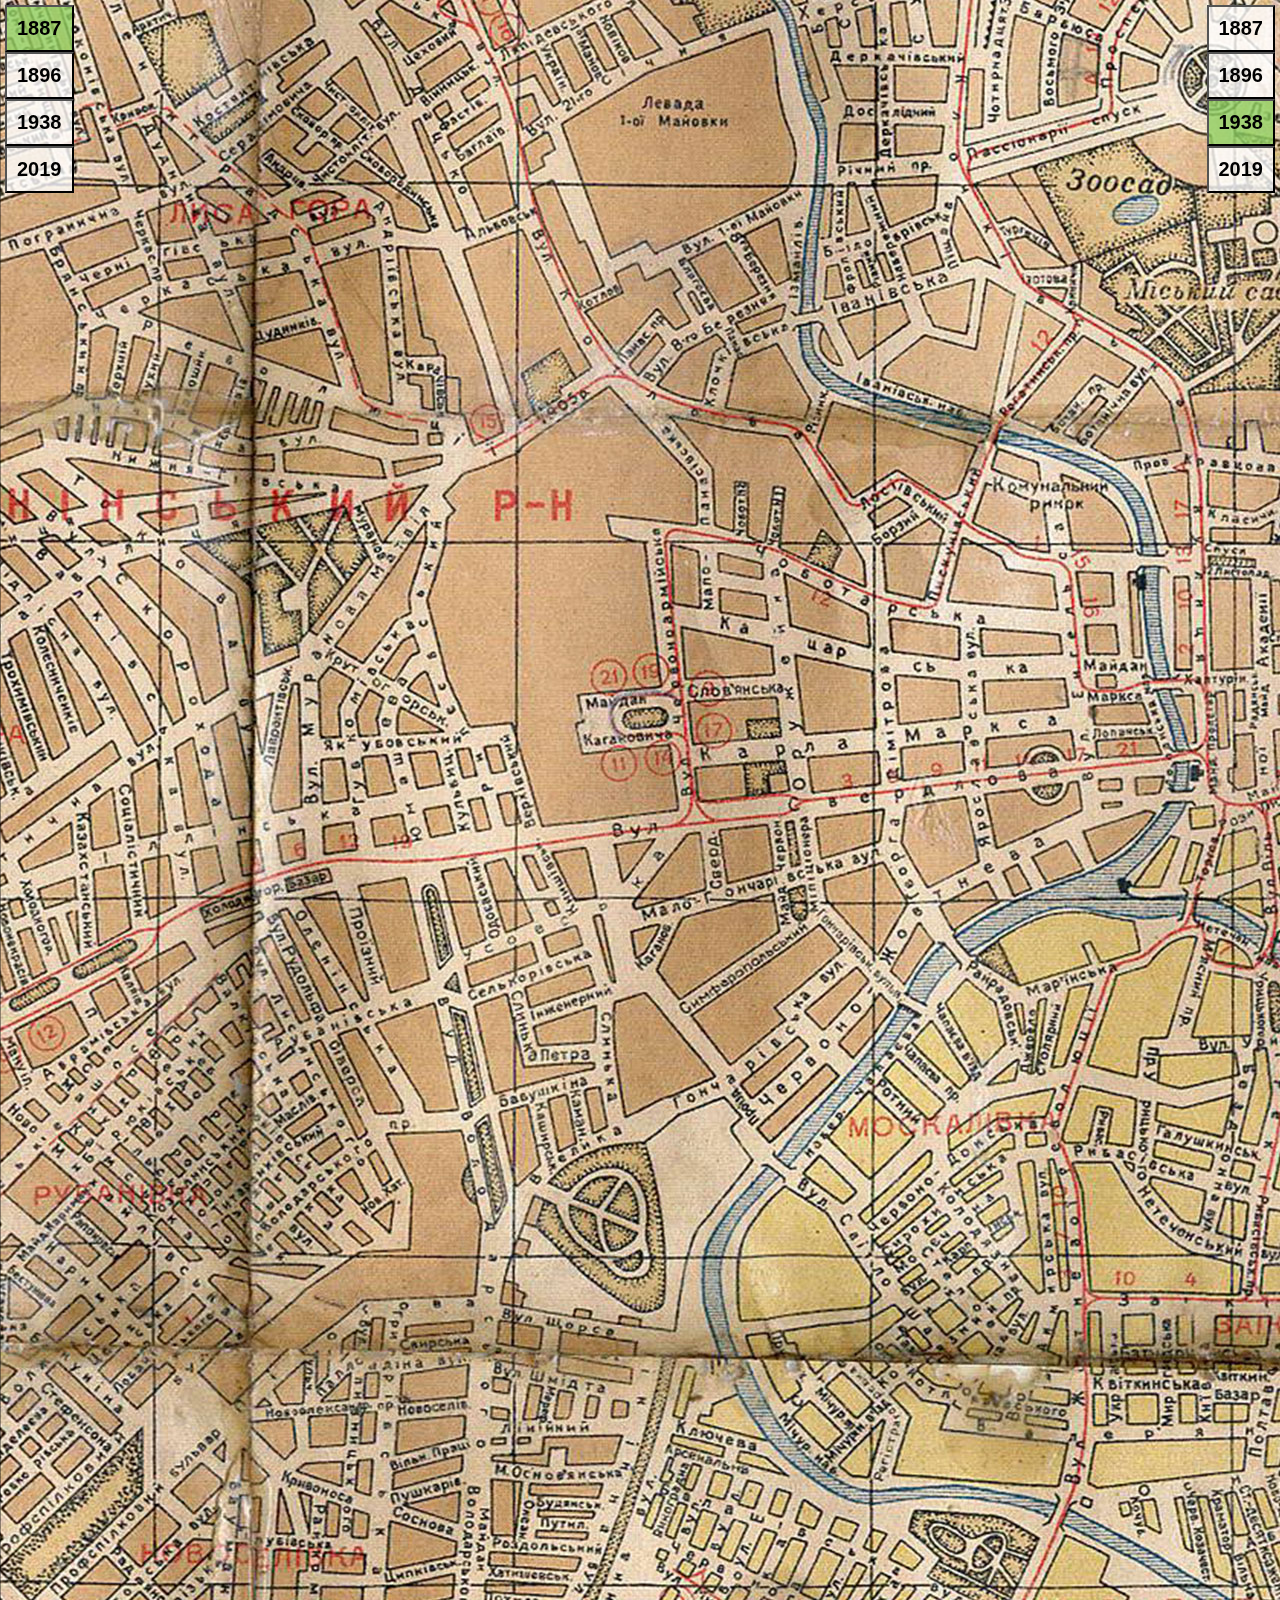
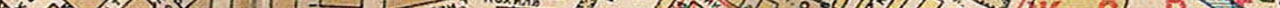
<file: index.html>
<!DOCTYPE html>
<html lang="en">
  <head>
    <meta charset="utf-8" />
    <link rel="shortcut icon" href="/favicon.ico" />
    <meta name="viewport" content="width=device-width,initial-scale=1" />
    <meta name="theme-color" content="#000000" />
    <link rel="manifest" href="/manifest.json" />
    <title>React App</title>
    <link href="/static/css/main.78cd3138.chunk.css" rel="stylesheet" />
  </head>
  <body>
    <noscript>You need to enable JavaScript to run this app.</noscript>
    <div id="root"></div>
    <script>
      !(function(l) {
        function e(e) {
          for (
            var r, t, n = e[0], o = e[1], u = e[2], f = 0, i = [];
            f < n.length;
            f++
          )
            (t = n[f]), p[t] && i.push(p[t][0]), (p[t] = 0);
          for (r in o)
            Object.prototype.hasOwnProperty.call(o, r) && (l[r] = o[r]);
          for (s && s(e); i.length; ) i.shift()();
          return c.push.apply(c, u || []), a();
        }
        function a() {
          for (var e, r = 0; r < c.length; r++) {
            for (var t = c[r], n = !0, o = 1; o < t.length; o++) {
              var u = t[o];
              0 !== p[u] && (n = !1);
            }
            n && (c.splice(r--, 1), (e = f((f.s = t[0]))));
          }
          return e;
        }
        var t = {},
          p = { 1: 0 },
          c = [];
        function f(e) {
          if (t[e]) return t[e].exports;
          var r = (t[e] = { i: e, l: !1, exports: {} });
          return l[e].call(r.exports, r, r.exports, f), (r.l = !0), r.exports;
        }
        (f.m = l),
          (f.c = t),
          (f.d = function(e, r, t) {
            f.o(e, r) ||
              Object.defineProperty(e, r, { enumerable: !0, get: t });
          }),
          (f.r = function(e) {
            "undefined" != typeof Symbol &&
              Symbol.toStringTag &&
              Object.defineProperty(e, Symbol.toStringTag, { value: "Module" }),
              Object.defineProperty(e, "__esModule", { value: !0 });
          }),
          (f.t = function(r, e) {
            if ((1 & e && (r = f(r)), 8 & e)) return r;
            if (4 & e && "object" == typeof r && r && r.__esModule) return r;
            var t = Object.create(null);
            if (
              (f.r(t),
              Object.defineProperty(t, "default", { enumerable: !0, value: r }),
              2 & e && "string" != typeof r)
            )
              for (var n in r)
                f.d(
                  t,
                  n,
                  function(e) {
                    return r[e];
                  }.bind(null, n)
                );
            return t;
          }),
          (f.n = function(e) {
            var r =
              e && e.__esModule
                ? function() {
                    return e.default;
                  }
                : function() {
                    return e;
                  };
            return f.d(r, "a", r), r;
          }),
          (f.o = function(e, r) {
            return Object.prototype.hasOwnProperty.call(e, r);
          }),
          (f.p = "/");
        var r = (window.webpackJsonp = window.webpackJsonp || []),
          n = r.push.bind(r);
        (r.push = e), (r = r.slice());
        for (var o = 0; o < r.length; o++) e(r[o]);
        var s = n;
        a();
      })([]);</script
    ><script src="/static/js/2.73bb5046.chunk.js"></script
    ><script src="/static/js/main.30daff68.chunk.js"></script>
  </body>
</html>
</file>
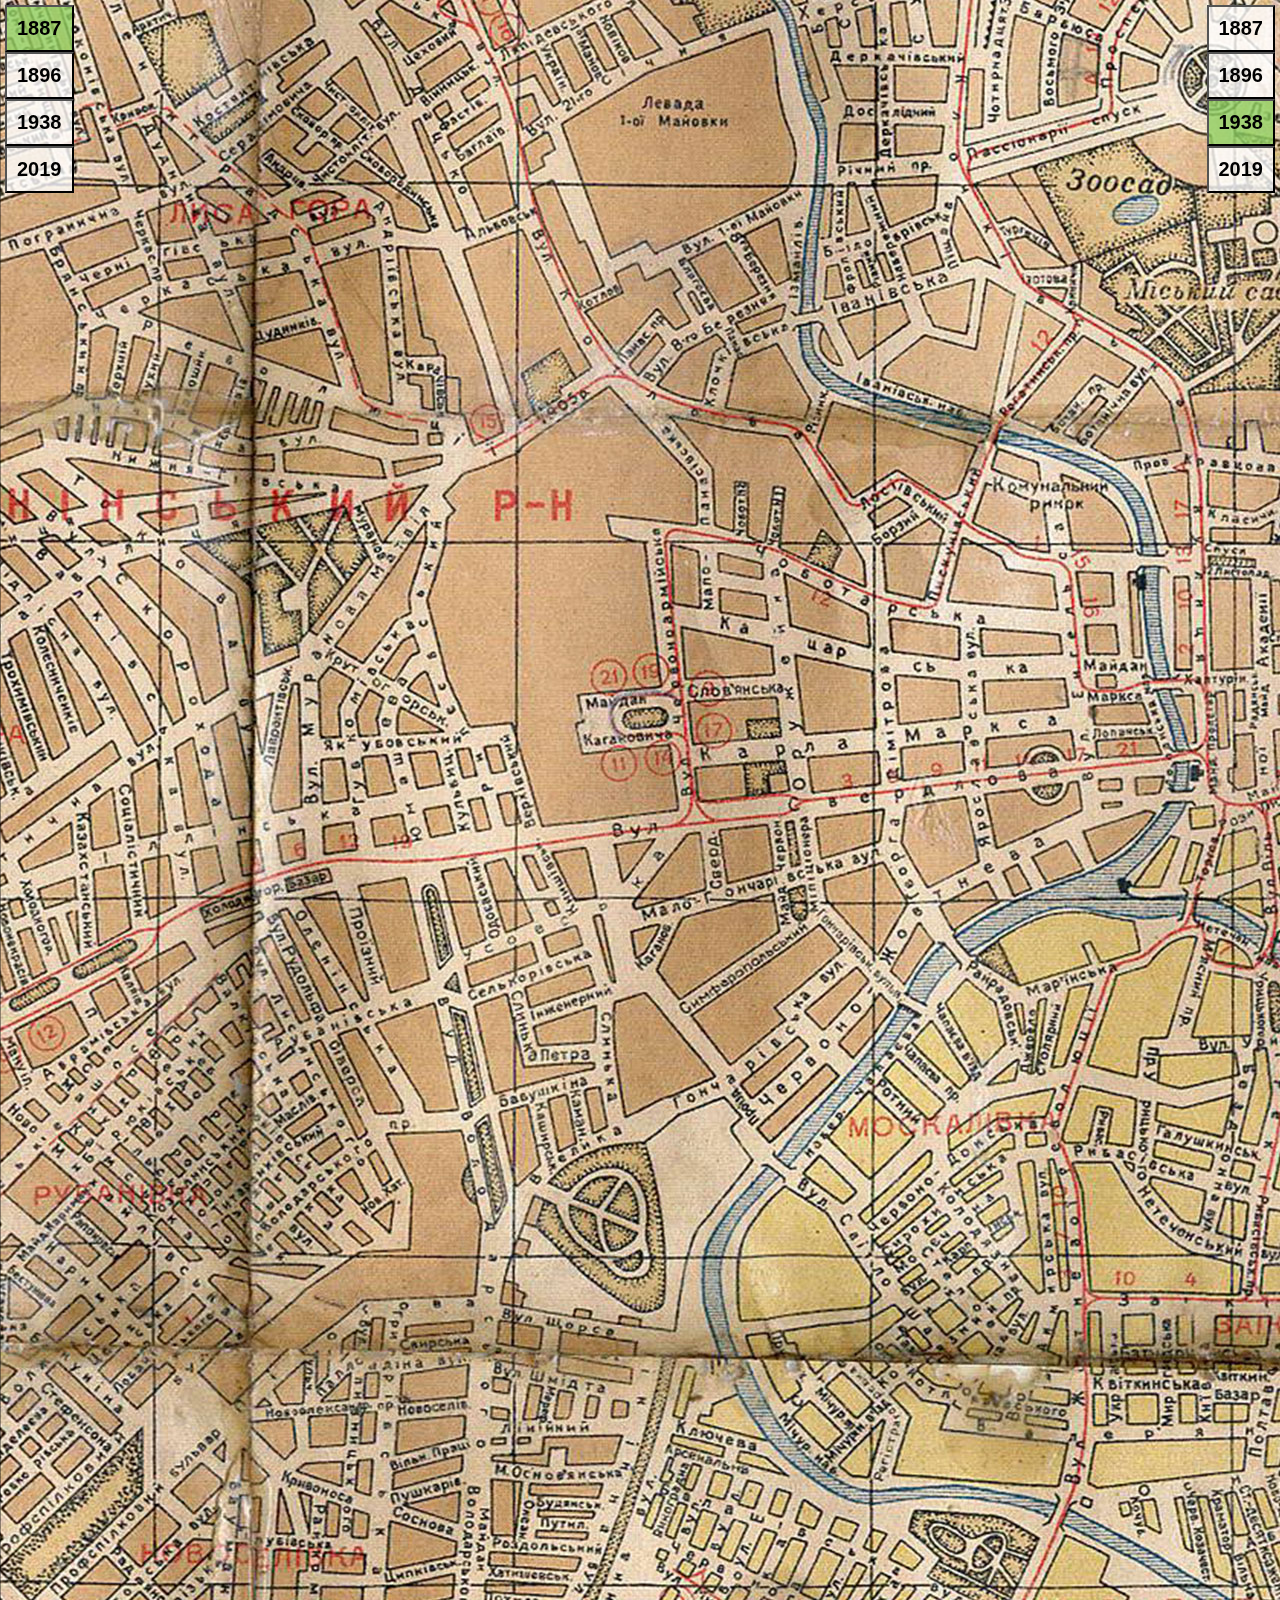
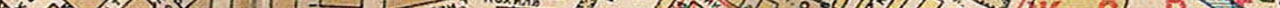
<file: index copy.html>
<!doctype html><html lang="en"><head><meta charset="utf-8"/><link rel="shortcut icon" href="/favicon.ico"/><meta name="viewport" content="width=device-width,initial-scale=1"/><meta name="theme-color" content="#000000"/><link rel="manifest" href="/manifest.json"/><title>React App</title><link href="/static/css/main.78cd3138.chunk.css" rel="stylesheet"></head><body><noscript>You need to enable JavaScript to run this app.</noscript><div id="root"></div><script>!function(l){function e(e){for(var r,t,n=e[0],o=e[1],u=e[2],f=0,i=[];f<n.length;f++)t=n[f],p[t]&&i.push(p[t][0]),p[t]=0;for(r in o)Object.prototype.hasOwnProperty.call(o,r)&&(l[r]=o[r]);for(s&&s(e);i.length;)i.shift()();return c.push.apply(c,u||[]),a()}function a(){for(var e,r=0;r<c.length;r++){for(var t=c[r],n=!0,o=1;o<t.length;o++){var u=t[o];0!==p[u]&&(n=!1)}n&&(c.splice(r--,1),e=f(f.s=t[0]))}return e}var t={},p={1:0},c=[];function f(e){if(t[e])return t[e].exports;var r=t[e]={i:e,l:!1,exports:{}};return l[e].call(r.exports,r,r.exports,f),r.l=!0,r.exports}f.m=l,f.c=t,f.d=function(e,r,t){f.o(e,r)||Object.defineProperty(e,r,{enumerable:!0,get:t})},f.r=function(e){"undefined"!=typeof Symbol&&Symbol.toStringTag&&Object.defineProperty(e,Symbol.toStringTag,{value:"Module"}),Object.defineProperty(e,"__esModule",{value:!0})},f.t=function(r,e){if(1&e&&(r=f(r)),8&e)return r;if(4&e&&"object"==typeof r&&r&&r.__esModule)return r;var t=Object.create(null);if(f.r(t),Object.defineProperty(t,"default",{enumerable:!0,value:r}),2&e&&"string"!=typeof r)for(var n in r)f.d(t,n,function(e){return r[e]}.bind(null,n));return t},f.n=function(e){var r=e&&e.__esModule?function(){return e.default}:function(){return e};return f.d(r,"a",r),r},f.o=function(e,r){return Object.prototype.hasOwnProperty.call(e,r)},f.p="/";var r=window.webpackJsonp=window.webpackJsonp||[],n=r.push.bind(r);r.push=e,r=r.slice();for(var o=0;o<r.length;o++)e(r[o]);var s=n;a()}([])</script><script src="/static/js/2.73bb5046.chunk.js"></script><script src="/static/js/main.30daff68.chunk.js"></script></body></html>
</file>
<file: static/css/main.78cd3138.chunk.css>
body{margin:0;font-family:-apple-system,BlinkMacSystemFont,Segoe UI,Roboto,Oxygen,Ubuntu,Cantarell,Fira Sans,Droid Sans,Helvetica Neue,sans-serif;-webkit-font-smoothing:antialiased;-moz-osx-font-smoothing:grayscale}code{font-family:source-code-pro,Menlo,Monaco,Consolas,Courier New,monospace}.select-year{position:fixed;top:5px}.select-year button{display:block;padding:10px;font-size:20px;font-weight:700;color:#000;font-family:Helvetica,Arial,sans-serif;background:hsla(0,0%,100%,.8);outline:none;cursor:pointer}.select-year button.active{background:rgba(145,209,99,.8)}.points{position:absolute;top:0;left:0;width:100%;height:100%}.map .wrapper{position:relative;width:2510px;height:1608px}.map .wrapper .map-wrapper{position:absolute;width:100%;height:100%;left:0;right:0;border-right:1px solid rgba(0,0,0,.4);overflow:hidden}.map .wrapper .map{position:absolute;height:100%;left:0;right:0;-webkit-transition:-webkit-transform 2s;transition:-webkit-transform 2s;transition:transform 2s;transition:transform 2s,-webkit-transform 2s}.map .wrapper .new-map{position:absolute;top:0;right:0;bottom:0;left:0}.map .wrapper .svg-wrapper .paths-wrapper line{stroke-width:6;stroke:#000}.map .year-before{left:5px}.map .year-after{right:5px}
/*# sourceMappingURL=main.78cd3138.chunk.css.map */
</file>
